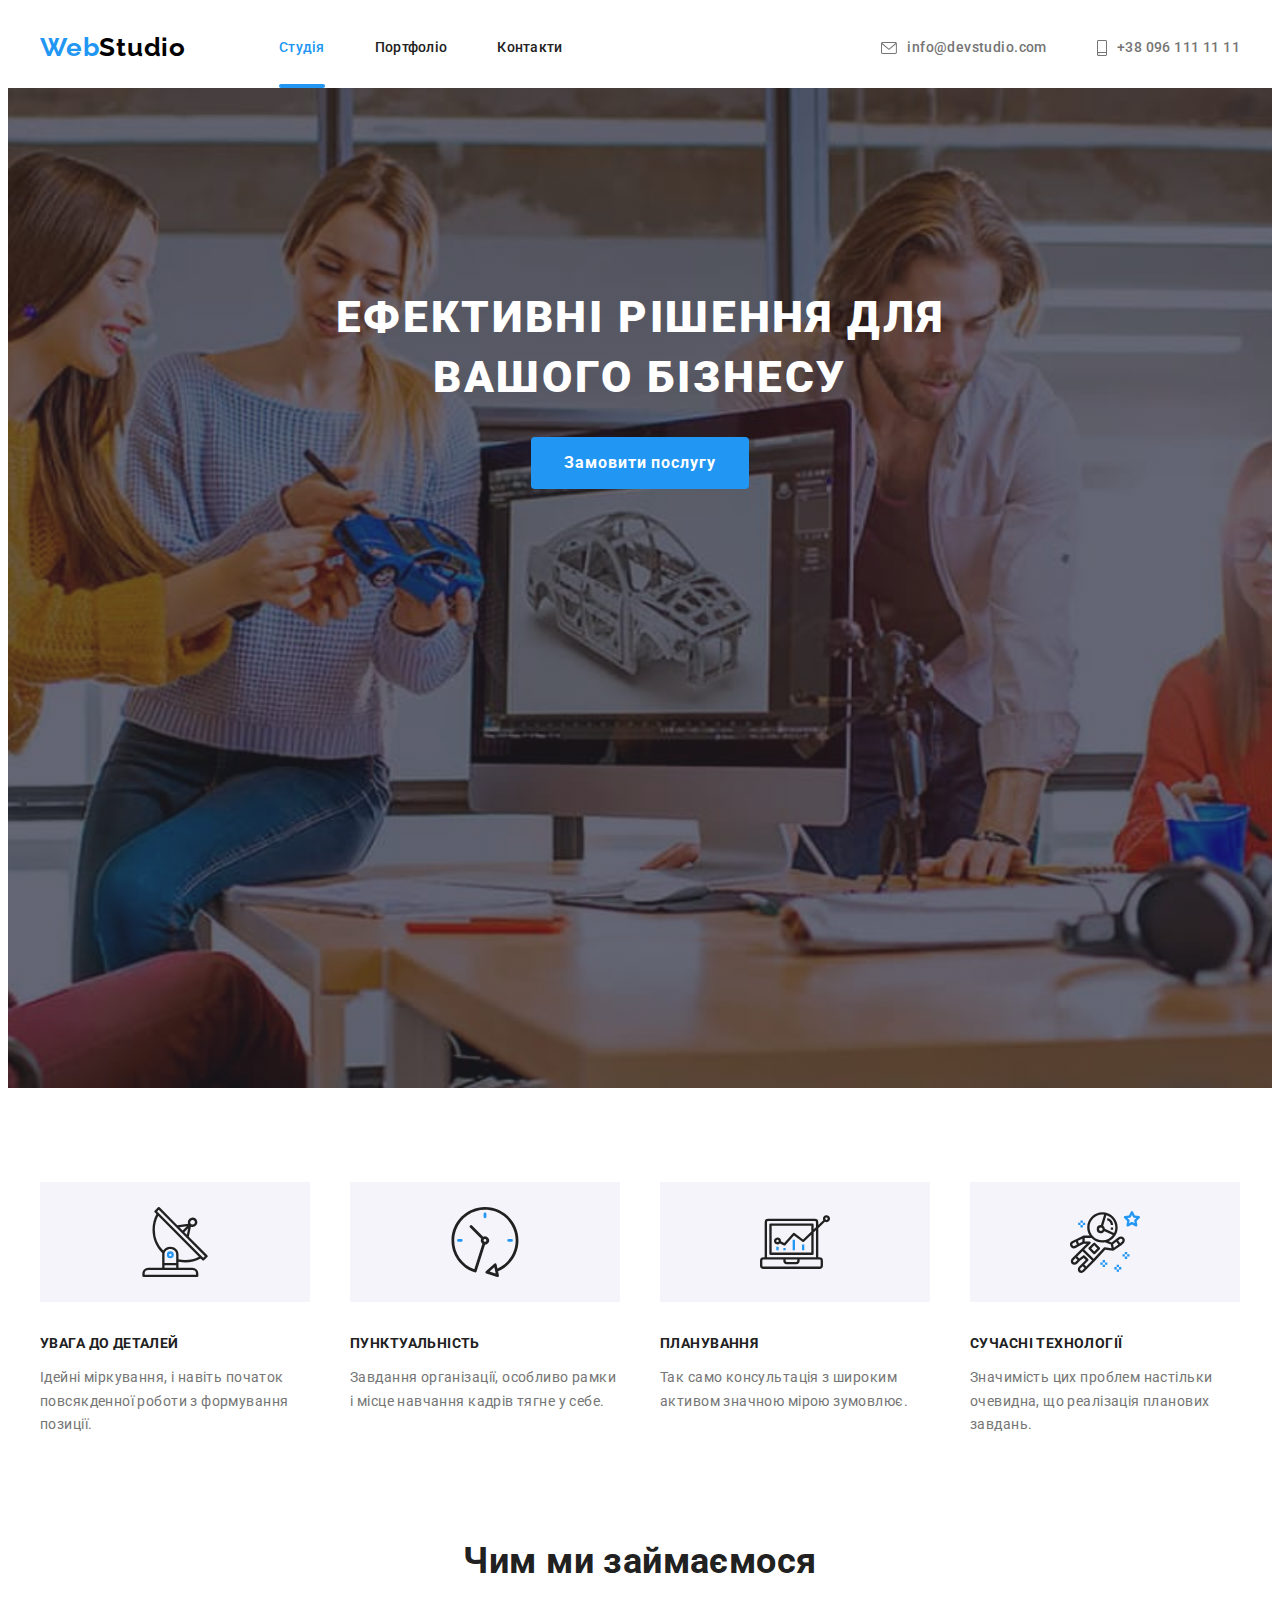
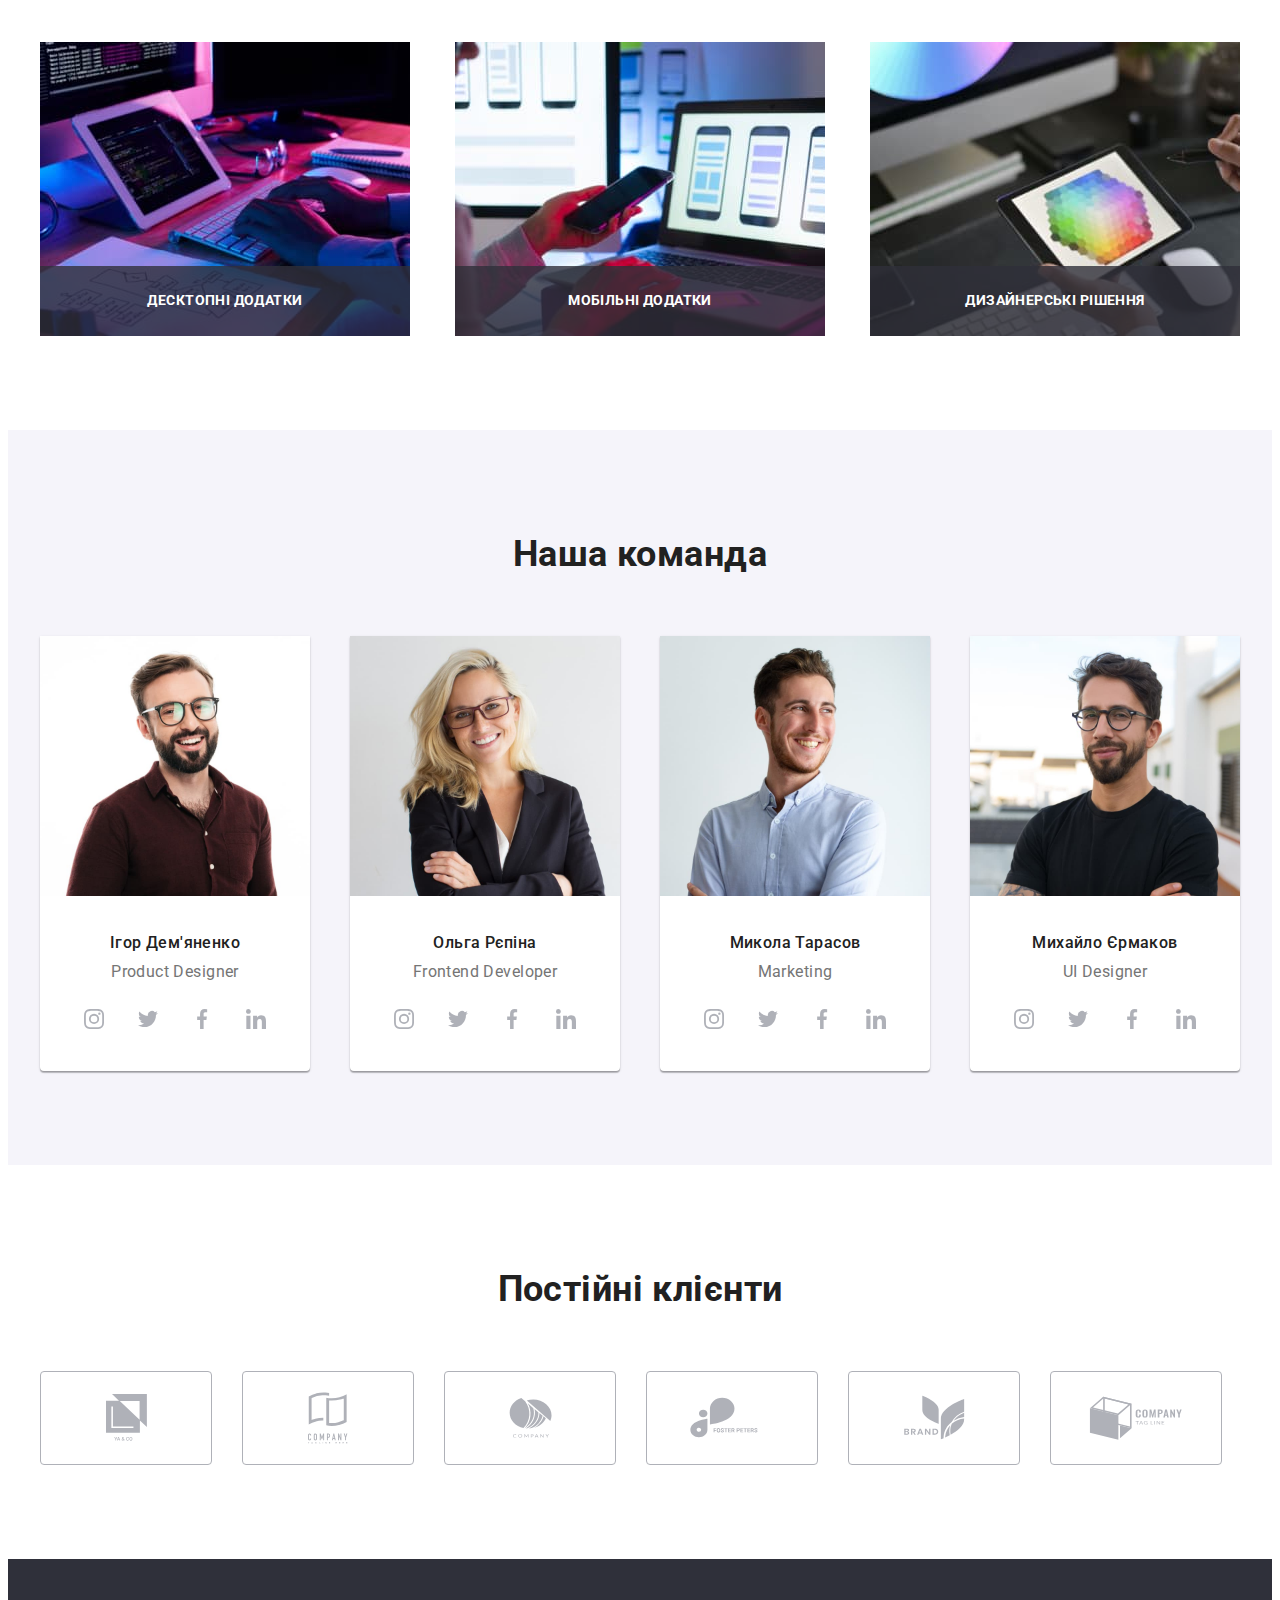
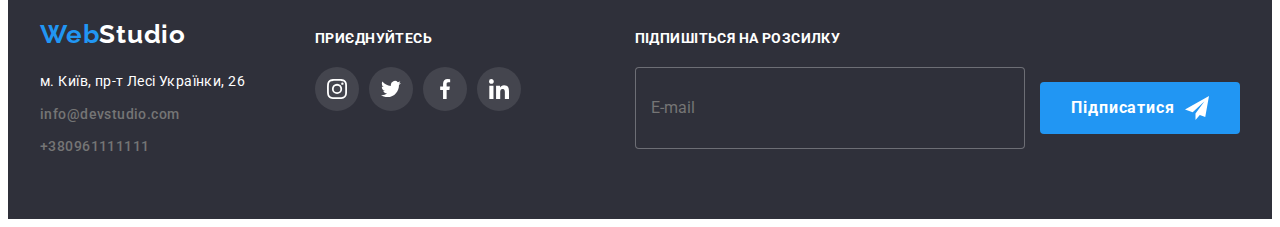
<file: index.html>
<!DOCTYPE html>
<html lang="uk">

<head>
  <meta charset="UTF-8" />
  <meta http-equiv="X-UA-Compatible" content="IE=edge" />
  <meta name="viewport" content="width=device-width, initial-scale=1.0" />
  <title>WebStudio</title>
  <link href="https://fonts.googleapis.com/css2?family=Raleway:wght@700&family=Roboto:wght@400;500;700;900&display=swap"
    rel="stylesheet" />
  <link rel="stylesheet" href="https://cdnjs.cloudflare.com/ajax/libs/modern-normalize/1.1.0/modern-normalize.min.css"
    integrity="sha512-wpPYUAdjBVSE4KJnH1VR1HeZfpl1ub8YT/NKx4PuQ5NmX2tKuGu6U/JRp5y+Y8XG2tV+wKQpNHVUX03MfMFn9Q=="
    crossorigin="anonymous" referrerpolicy="no-referrer" />
  <link rel="stylesheet" href="./css/styles.css" />
</head>
<!-- Body -->

<body>
  <!-- Шапка -->
  <header class="header-page">
    <div class="container header-all">
      <nav class="nav-all">
        <a class="logo" href="">Web<span>Studio</span></a>
        <ul class="header-nav list">
          <li class="lex">
            <a class="header-link current" href="./index.html">Студія</a>
          </li>
          <li class="lex">
            <a class="header-link" href="./portfolio.html">Портфоліо</a>
          </li>
          <li class="lex"><a class="header-link" href="">Контакти</a></li>
        </ul>
      </nav>
      <ul class="auth-nav list">
        <li class="head">
          <a class="auth-link" href="mailto:info@devstudio.com"><svg class="icon-nav" width="16px" height="12px">
              <use href="./images/icons.svg#icon-envelope"></use>
            </svg>info@devstudio.com</a>
        </li>
        <li class="head">
          <a class="auth-link" href="tel:+380961111111"><svg class="icon-nav" width="10px" height="16px">
              <use href="./images/icons.svg#icon-smartphone"></use>
            </svg>+38 096 111 11 11</a>
        </li>
      </ul>
    </div>
  </header>
  <!-- Main -->
  <main>
    <section class="hero-section">
      <h1 class="hero-section__title">Ефективні рішення для вашого бізнесу</h1>
      <button class="hero-section__btn" type="button" data-modal-open>Замовити послугу</button>
    </section>
    <!-- УВАГА ДО ДЕТАЛЕЙ section -->
    <section class="section">
      <h2 class="visually-hidden" hidden>УВАГА ДО ДЕТАЛЕЙ</h2>
      <div class="container">
        <ul class="list detail-section">
          <li class="detail-items">
            <div class="icon-box">
              <svg class="icon-detail">
                <use href="./images/icons.svg#icon-antenna"></use>
              </svg>
            </div>
            <h3 class="detail-title">УВАГА ДО ДЕТАЛЕЙ</h3>
            <p class="detail-text">
              Ідейні міркування, і навіть початок повсякденної роботи з
              формування позиції.
            </p>
          </li>

          <li class="detail-items">
            <div class="icon-box">
              <svg class="icon-detail">
                <use href="./images/icons.svg#icon-clock"></use>
              </svg>
            </div>
            <h3 class="detail-title">ПУНКТУАЛЬНІСТЬ</h3>
            <p class="detail-text">
              Завдання організації, особливо рамки і місце навчання кадрів
              тягне у себе.
            </p>
          </li>

          <li class="detail-items">
            <div class="icon-box">
              <svg class="icon-detail">
                <use href="./images/icons.svg#icon-diagram"></use>
              </svg>
            </div>
            <h3 class="detail-title">ПЛАНУВАННЯ</h3>
            <p class="detail-text">
              Так само консультація з широким активом значною мірою зумовлює.
            </p>
          </li>

          <li class="detail-items">
            <div class="icon-box">
              <svg class="icon-detail">
                <use href="./images/icons.svg#icon-astronaut"></use>
              </svg>
            </div>
            <h3 class="detail-title">СУЧАСНІ ТЕХНОЛОГІЇ</h3>
            <p class="detail-text">
              Значимість цих проблем настільки очевидна, що реалізація
              планових завдань.
            </p>
          </li>
        </ul>
      </div>
    </section>
    <!-- Чим ми займаємося section -->
    <section class="work-section section">
      <div class="container">
        <h2 class="work-title">Чим ми займаємося</h2>
        <ul class="work-items list header-all">
          <li class="work-list">
            <img class="work-img" src="./images/img-2.jpg" alt="Руки на клавиатуре" width="370" />
            <p class="work-aside">Десктопні додатки</p>
          </li>
          <li class="work-list">
            <img class="work-img" src="./images/box2-2.jpg" alt="Руки с телефоном и ноутбуком" width="370" />
            <p class="work-aside">Мобільні додатки</p>
          </li>
          <li class="work-list">
            <img class="work-img" src="./images/box3-2.jpg" alt="Руки с планшетом" width="370" />
            <p class="work-aside">Дизайнерські рішення</p>
          </li>
        </ul>
      </div>
    </section>
    <!-- Наша команда section -->
    <section class="team-section section">
      <div class="container">
        <h2 class="team-title">Наша команда</h2>
        <ul class="team-list list header-all">
          <li class="team-item">
            <img class="team-img" src="./images/img-3-2.jpg" alt="Ігор Дем'яненко" width="270" />
            <h3 class="team-name">Ігор Дем'яненко</h3>
            <p class="team-text">Product Designer</p>
            <ul class="list social">
              <li class="team-social-items">
                <a class="social-team" href=""><svg class="icon-social">
                    <use href="./images/icons.svg#icon-instagram"></use>
                  </svg></a>
              </li>
              <li class="team-social-items">
                <a class="social-team" href=""><svg class="icon-social">
                    <use href="./images/icons.svg#icon-twitter"></use>
                  </svg></a>
              </li>
              <li class="team-social-items">
                <a class="social-team" href=""><svg class="icon-social">
                    <use href="./images/icons.svg#icon-facebook"></use>
                  </svg></a>
              </li>
              <li class="team-social-items">
                <a class="social-team" href=""><svg class="icon-social">
                    <use href="./images/icons.svg#icon-linkedin"></use>
                  </svg></a>
              </li>
            </ul>
          </li>

          <li class="team-item">
            <img class="team-img" src="./images/img-4-2.jpg" alt="Ольга Рєпіна" width="270" />
            <h3 class="team-name">Ольга Рєпіна</h3>
            <p class="team-text">Frontend Developer</p>
            <ul class="list social">
              <li class="team-social-items">
                <a class="social-team" href=""><svg class="icon-social">
                    <use href="./images/icons.svg#icon-instagram"></use>
                  </svg></a>
              </li>
              <li class="team-social-items">
                <a class="social-team" href=""><svg class="icon-social">
                    <use href="./images/icons.svg#icon-twitter"></use>
                  </svg></a>
              </li>
              <li class="team-social-items">
                <a class="social-team" href=""><svg class="icon-social">
                    <use href="./images/icons.svg#icon-facebook"></use>
                  </svg></a>
              </li>
              <li class="team-social-items">
                <a class="social-team" href=""><svg class="icon-social">
                    <use href="./images/icons.svg#icon-linkedin"></use>
                  </svg></a>
              </li>
            </ul>
          </li>

          <li class="team-item">
            <img class="team-img" src="./images/img-5-2.jpg" alt="Микола Тарасов" width="270" />
            <h3 class="team-name">Микола Тарасов</h3>
            <p class="team-text">Marketing</p>
            <ul class="list social">
              <li class="team-social-items">
                <a class="social-team" href=""><svg class="icon-social">
                    <use href="./images/icons.svg#icon-instagram"></use>
                  </svg></a>
              </li>
              <li class="team-social-items">
                <a class="social-team" href=""><svg class="icon-social">
                    <use href="./images/icons.svg#icon-twitter"></use>
                  </svg></a>
              </li>
              <li class="team-social-items">
                <a class="social-team" href=""><svg class="icon-social">
                    <use href="./images/icons.svg#icon-facebook"></use>
                  </svg></a>
              </li>
              <li class="team-social-items">
                <a class="social-team" href=""><svg class="icon-social">
                    <use href="./images/icons.svg#icon-linkedin"></use>
                  </svg></a>
              </li>
            </ul>
          </li>

          <li class="team-item">
            <img class="team-img" src="./images/img-6-2.jpg" alt="Михайло Єрмаков" width="270" />
            <h3 class="team-name">Михайло Єрмаков</h3>
            <p class="team-text">UI Designer</p>
            <ul class="list social">
              <li class="team-social-items">
                <a class="social-team" href=""><svg class="icon-social">
                    <use href="./images/icons.svg#icon-instagram"></use>
                  </svg></a>
              </li>
              <li class="team-social-items">
                <a class="social-team" href=""><svg class="icon-social">
                    <use href="./images/icons.svg#icon-twitter"></use>
                  </svg></a>
              </li>
              <li class="team-social-items">
                <a class="social-team" href=""><svg class="icon-social">
                    <use href="./images/icons.svg#icon-facebook"></use>
                  </svg></a>
              </li>
              <li class="team-social-items">
                <a class="social-team" href=""><svg class="icon-social">
                    <use href="./images/icons.svg#icon-linkedin"></use>
                  </svg></a>
              </li>
            </ul>
          </li>
        </ul>
      </div>
    </section>

    <!-- Section client -->
    <section class="section">
      <div class="container">
        <h2 class="team-title">Постійні клієнти</h2>
        <ul class="client-list list">
          <li class="client-items">
            <a class="client-link" href=""><svg class="client-icon" width="41px" height="47px">
                <use href="./images/icons.svg#icon-logo1"></use>
              </svg></a>
          </li>
          <li class="client-items">
            <a class="client-link" href=""><svg class="client-icon" width="40px" height="52px">
                <use href="./images/icons.svg#icon-logo2"></use>
              </svg></a>
          </li>
          <li class="client-items">
            <a class="client-link" href=""><svg class="client-icon" width="43px" height="41px">
                <use href="./images/icons.svg#icon-logo3"></use>
              </svg></a>
            </svg>
          </li>
          <li class="client-items">
            <a class="client-link" href=""><svg class="client-icon" width="84px" height="41px">
                <use href="./images/icons.svg#icon-logo4"></use>
              </svg></a>
          </li>
          <li class="client-items">
            <a class="client-link" href=""><svg class="client-icon" width="63px" height="45px">
                <use href="./images/icons.svg#icon-logo5"></use>
              </svg></a>
          </li>
          <li class="client-items">
            <a class="client-link" href=""><svg class="client-icon" width="94px" height="44px">
                <use href="./images/icons.svg#icon-logo6"></use>
              </svg></a>
          </li>
        </ul>
      </div>
    </section>
  </main>

  <!-- footer -->

  <footer class="footer">
    <div class="container footer-adress">
      <div>
        <a class="logo footer-logo" href="">Web<span class="studio">Studio</span></a>
        <address class="adress">
          <p class="adress-text">м. Київ, пр-т Лесі Українки, 26</p>
          <ul class="auth-nav list pad">
            <li class="nav-item">
              <a class="auth-link" href="mailto:info@devstudio.com">info@devstudio.com</a>
            </li>
            <li>
              <a class="auth-link" href="tel:+380961111111">+380961111111</a>
            </li>
          </ul>
        </address>
      </div>
      <!-- Footer-social -->
      <div class="footer-social">
        <p class="footer-title">приєднуйтесь</p>
        <ul class="social-list list">
          <li class="social-item">
            <a class="social-link" href="">
              <svg class="icon-social social-color">
                <use href="./images/icons.svg#icon-instagram"></use>
              </svg>
            </a>
          </li>
          <li class="social-item">
            <a class="social-link" href="">
              <svg class="icon-social social-color">
                <use href="./images/icons.svg#icon-twitter"></use>
              </svg>
            </a>
          </li>
          <li class="social-item">
            <a class="social-link" href="">
              <svg class="icon-social social-color">
                <use href="./images/icons.svg#icon-facebook"></use>
              </svg>
            </a>
          </li>
          <li class="social-item">
            <a class="social-link" href="">
              <svg class="icon-social social-color">
                <use href="./images/icons.svg#icon-linkedin"></use>
              </svg>
            </a>
          </li>
        </ul>
      </div>
      <!-- Footer Form -->
      <div class="footer-form">
        <form>
          <p class="form-title">Підпишіться на розсилку</p>
          <label for="mail"></label>
          <input class="form-in" type="email" name="email" id="mail" placeholder="E-mail">
          <button class="form-btn" type="submit">Підписатися<svg class="icon-send">
              <use xlink:href="./images/icons-2.svg#icon-send"></use>
            </svg></button>
        </form>
      </div>
    </div>
  </footer>

  <!-- Modal -->
  <!-- is-hidden add backdrop -->
  <div class="backdrop is-hidden" data-modal>
    <div class="modal">
      <button class="modal-btn" type="button" data-modal-close>
        <svg class="icon-clos">
          <use xlink:href="./images/icons-2.svg#close"></use>
        </svg>
      </button>
      <form class="modal-form">

        <div class="modal-auth" role="autentification">
          <b class="modal-title">Залиште свої дані, ми вам передзвонимо</b>

          <div class="modal-wraper">
            <label class="form-label">
              <span class="form__text">Ім'я</span>
              <input class="modal__input" type="text" name="name" placeholder="Іван Іванов">
              <svg class="form__icon">
                <use href="./images/icon-modal.svg#on-name"></use>
              </svg>
            </label>
          </div>

          <div class="modal-wraper">
            <label>
              <span class="form__text">Телефон</span>
              <input class="modal__input" type="tel" name="tel" placeholder="+380...">
              <svg class="form__icon">
                <use href="./images/icon-modal.svg#on-tel"></use>
              </svg>
            </label>
          </div>

          <div class="modal-wraper">
            <label>
              <span class="form__text">Пошта</span>
              <input class="modal__input" type="email" name="mail" placeholder="mail@...">
              <svg class="form__icon">
                <use href="./images/icon-modal.svg#on-email"></use>
              </svg>
            </label>
          </div>

          <label>
            <span class="form__text">Коментар</span>
            <textarea name="comments" cols="30" rows="10" placeholder="Введіть текст"></textarea>
          </label>
        </div>

        <div class="modal-privacy">
          <label class="privacy__label">
            <input class="check" type="checkbox" name="privacy">
            <span>Погоджуюся з розсилкою та приймаю <a class="privacy__link" href=""> Умови договору</a>
            </span>
          </label>
        </div>

        <button class="hero-btn modal-form-btn" type="submit">Відправити</button>
      </form>

    </div>
  </div>

  <!-- modal.js -->
  <script src="./modal.js"></script>
</body>

</html>
</file>
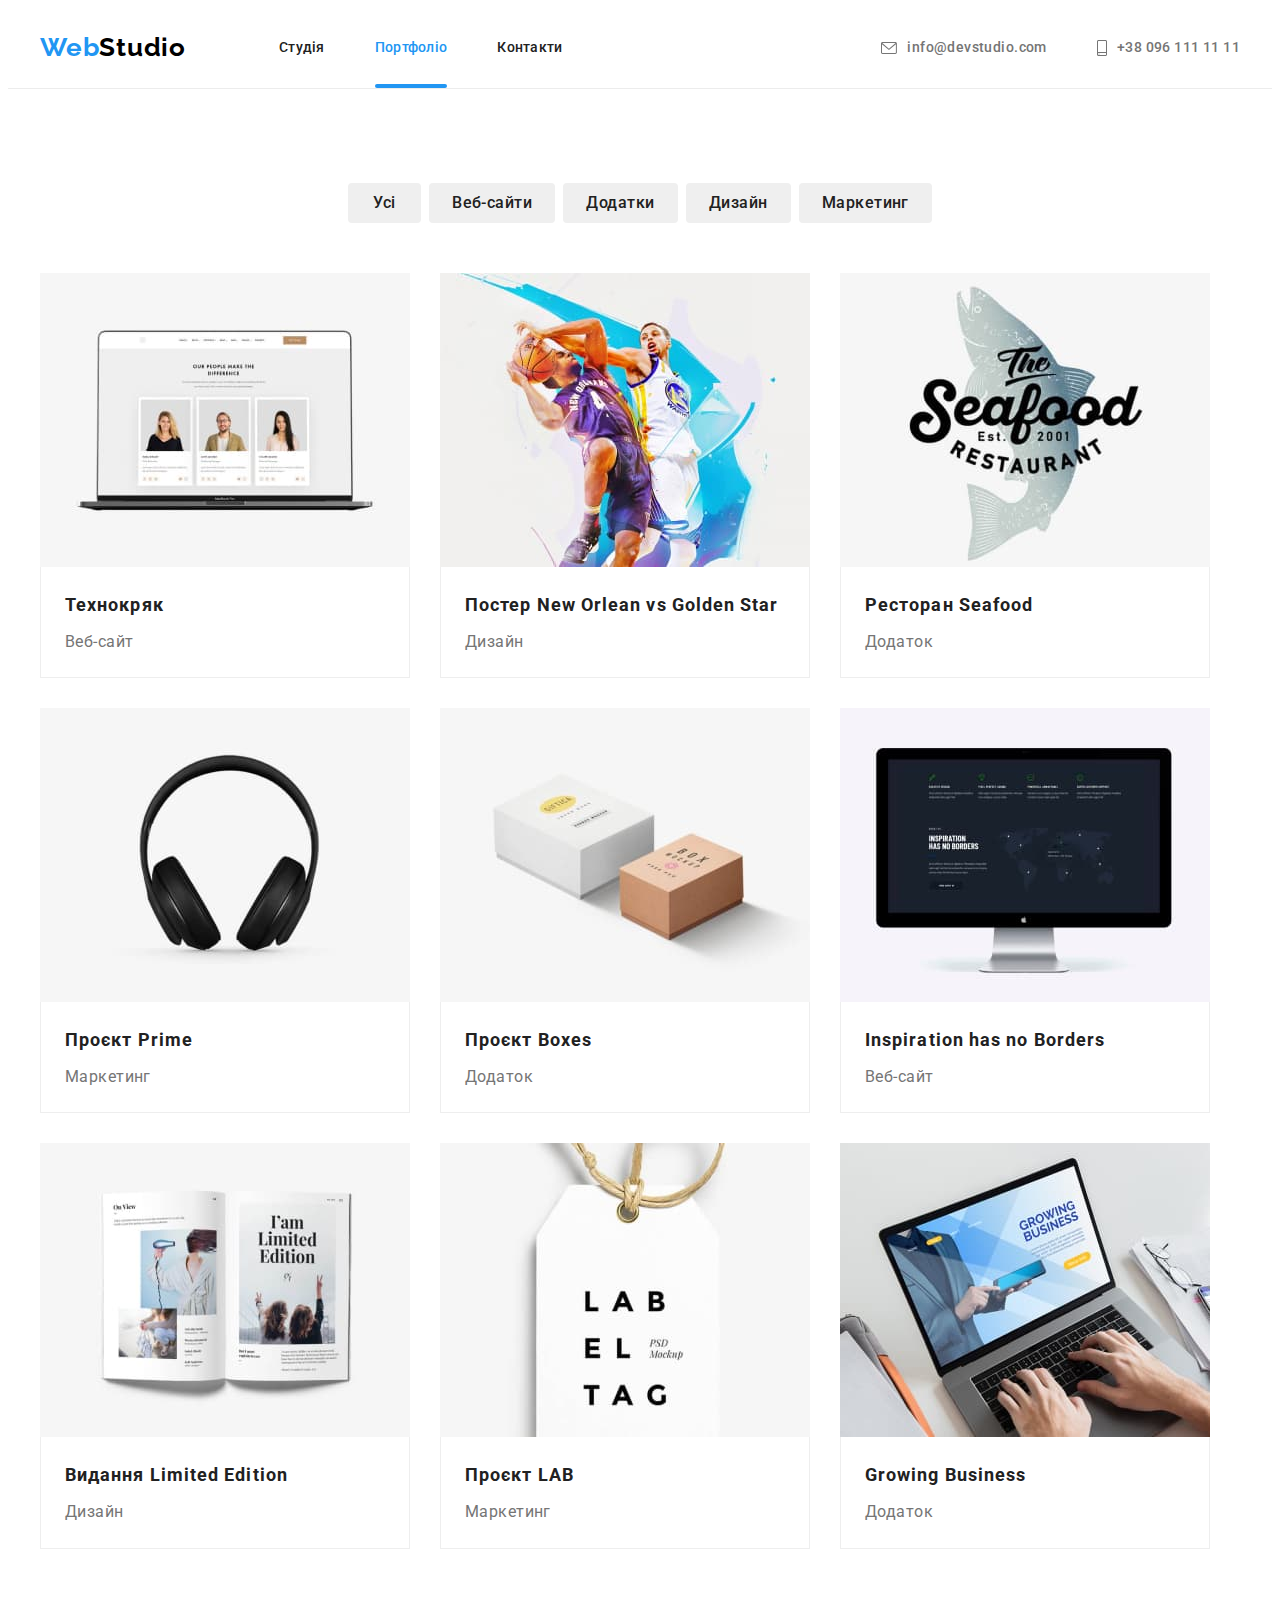
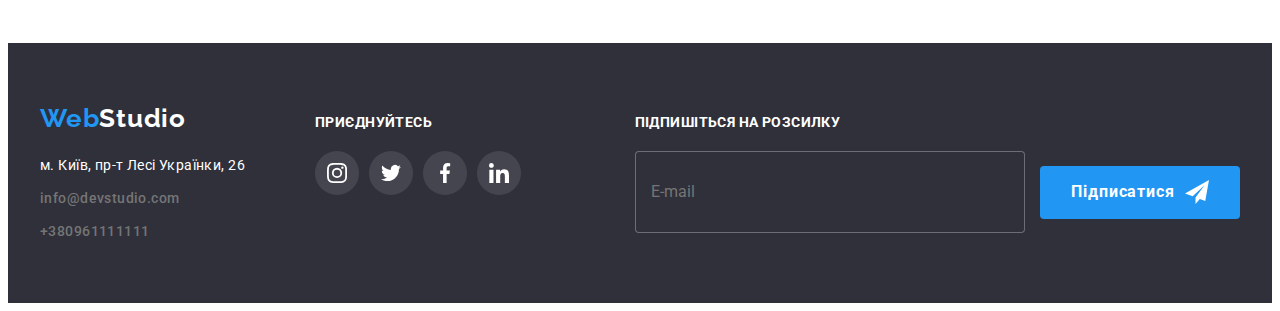
<file: portfolio.html>
<!DOCTYPE html>
<html lang="uk">

<head>
  <meta charset="UTF-8" />
  <meta http-equiv="X-UA-Compatible" content="IE=edge" />
  <meta name="viewport" content="width=device-width, initial-scale=1.0" />
  <title>Портфоліо</title>
  <link href="https://fonts.googleapis.com/css2?family=Raleway:wght@700&family=Roboto:wght@400;500;700;900&display=swap"
    rel="stylesheet" />
  <link rel="stylesheet" href="https://cdnjs.cloudflare.com/ajax/libs/modern-normalize/1.1.0/modern-normalize.min.css"
    integrity="sha512-wpPYUAdjBVSE4KJnH1VR1HeZfpl1ub8YT/NKx4PuQ5NmX2tKuGu6U/JRp5y+Y8XG2tV+wKQpNHVUX03MfMFn9Q=="
    crossorigin="anonymous" referrerpolicy="no-referrer" />
  <link rel="stylesheet" href="./css/styles.css" />
</head>
<!-- Body -->

<body>
  <!-- Header -->
  <header class="header-page header-page--border">
    <div class="container header-all">
      <nav class="nav-all">
        <a class="logo" href="">Web<span>Studio</span></a>
        <ul class="header-nav list">
          <li class="lex">
            <a class="header-link" href="./index.html">Студія</a>
          </li>
          <li class="lex">
            <a class="header-link current" href="./portfolio.html">Портфоліо</a>
          </li>
          <li class="lex"><a class="header-link" href="">Контакти</a></li>
        </ul>
      </nav>
      <ul class="auth-nav list">
        <li class="head">
          <a class="auth-link" href="mailto:info@devstudio.com"><svg class="icon-nav" width="16px" height="12px">
              <use href="./images/icons.svg#icon-envelope"></use>
            </svg>info@devstudio.com</a>
        </li>
        <li class="head">
          <a class="auth-link" href="tel:+380961111111"><svg class="icon-nav" width="10px" height="16px">
              <use href="./images/icons.svg#icon-smartphone"></use>
            </svg>+38 096 111 11 11</a>
        </li>
      </ul>
    </div>
  </header>
  <!-- Main -->
  <main class="main-page">
    <!-- Section -->
    <section class="portfolio-section section">
      <div class="container">
        <h1 hidden class="visually-hidden">portfolio</h1>
        <!-- Navigation -->
        <nav class="portfolio-nav">
          <ul class="portfolio-list-btn list header-all">
            <li class="btn-m">
              <button class="btn-nav" type="button">Усі</button>
            </li>
            <li class="btn-m">
              <button class="btn-nav" type="button">Веб-сайти</button>
            </li>
            <li class="btn-m">
              <button class="btn-nav" type="button">Додатки</button>
            </li>
            <li class="btn-m">
              <button class="btn-nav" type="button">Дизайн</button>
            </li>
            <li class="btn-m">
              <button class="btn-nav" type="button">Маркетинг</button>
            </li>
          </ul>
        </nav>
        <ul class="portfolio-list list">
          <li>
            <a class="portfolio-items" href="">
              <div class="wraper">
                <img class="portfolio-img" src="./images/Img-potyfolio/img-1.jpg" alt="веб-сайт" width="370" />
                <p class="portfolio-subtext">Ресурс пропонує комплексні пропозиції з різним рівнем функціоналу та
                  сервісів. Все це дозволить
                  відвідувачу отримати
                  вичерпні відомості про компанію чи приватну особу.</p>
              </div>
              <div class="frame">
                <h2 class="portfolio-title">Технокряк</h2>
                <p class="portfolio-text">Веб-сайт</p>
              </div>
            </a>
          </li>
          <li>
            <a class="portfolio-items" href="">
              <div class="wraper">
                <img class="portfolio-img" src="./images/Img-potyfolio/img-2-2.jpg" alt="баскетболісти" width="370" />
                <p class="portfolio-subtext">Ресурс пропонує комплексні пропозиції з різним рівнем функціоналу та
                  сервісів. Все це дозволить
                  відвідувачу отримати
                  вичерпні відомості про компанію чи приватну особу.</p>
              </div>
              <div class="frame">
                <h2 class="portfolio-title">
                  Постер New Orlean vs Golden Star
                </h2>
                <p class="portfolio-text">Дизайн</p>
              </div>
            </a>
          </li>
          <li>
            <a class="portfolio-items" href="">
              <div class="wraper">
                <img class="portfolio-img" src="./images/Img-potyfolio/img-3-2.jpg" alt="логотип" width="370" />
                <p class="portfolio-subtext">Ресурс пропонує комплексні пропозиції з різним рівнем функціоналу та
                  сервісів. Все це дозволить
                  відвідувачу отримати
                  вичерпні відомості про компанію чи приватну особу.</p>
              </div>
              <div class="frame">
                <h2 class="portfolio-title">Ресторан Seafood</h2>
                <p class="portfolio-text">Додаток</p>
              </div>
            </a>
          </li>
          <li>
            <a class="portfolio-items" href="">
              <div class="wraper">
                <img class="portfolio-img" src="./images/Img-potyfolio/img-4-2.jpg" alt="навушники" width="370" />
                <p class="portfolio-subtext">Ресурс пропонує комплексні пропозиції з різним рівнем функціоналу та
                  сервісів. Все це дозволить
                  відвідувачу отримати
                  вичерпні відомості про компанію чи приватну особу.</p>
              </div>
              <div class="frame">
                <h2 class="portfolio-title">Проєкт Prime</h2>
                <p class="portfolio-text">Маркетинг</p>
              </div>
            </a>
          </li>
          <li>
            <a class="portfolio-items" href="">
              <div class="wraper">
                <img class="portfolio-img" src="./images/Img-potyfolio/img-5-2.jpg" alt="коробочки" width="370" />
                <p class="portfolio-subtext">Ресурс пропонує комплексні пропозиції з різним рівнем функціоналу та
                  сервісів. Все це дозволить
                  відвідувачу отримати
                  вичерпні відомості про компанію чи приватну особу.</p>
              </div>
              <div class="frame">
                <h2 class="portfolio-title">Проєкт Boxes</h2>
                <p class="portfolio-text">Додаток</p>
              </div>
            </a>
          </li>
          <li>
            <a class="portfolio-items" href="">
              <div class="wraper">
                <img class="portfolio-img" src="./images/Img-potyfolio/img-6-2.jpg" alt="веб-сайт" width="370" />
                <p class="portfolio-subtext">Ресурс пропонує комплексні пропозиції з різним рівнем функціоналу та
                  сервісів. Все це дозволить
                  відвідувачу отримати
                  вичерпні відомості про компанію чи приватну особу.</p>
              </div>
              <div class="frame">
                <h2 class="portfolio-title">Inspiration has no Borders</h2>
                <p class="portfolio-text">Веб-сайт</p>
              </div>
            </a>
          </li>
          <li>
            <a class="portfolio-items" href="">
              <div class="wraper">
                <img class="portfolio-img" src="./images/Img-potyfolio/img-7-2.jpg" alt="книга" width="370" />
                <p class="portfolio-subtext">Ресурс пропонує комплексні пропозиції з різним рівнем функціоналу та
                  сервісів. Все це дозволить
                  відвідувачу отримати
                  вичерпні відомості про компанію чи приватну особу.</p>
              </div>
              <div class="frame">
                <h2 class="portfolio-title">Видання Limited Edition</h2>
                <p class="portfolio-text">Дизайн</p>
              </div>
            </a>
          </li>
          <li>
            <a class="portfolio-items" href="">
              <div class="wraper">
                <img class="portfolio-img" src="./images/Img-potyfolio/img-8-2.jpg" alt="логотип" width="370" />
                <p class="portfolio-subtext">Ресурс пропонує комплексні пропозиції з різним рівнем функціоналу та
                  сервісів. Все це дозволить
                  відвідувачу отримати
                  вичерпні відомості про компанію чи приватну особу.</p>
              </div>
              <div class="frame">
                <h2 class="portfolio-title">Проєкт LAB</h2>
                <p class="portfolio-text">Маркетинг</p>
              </div>
            </a>
          </li>
          <li>
            <a class="portfolio-items" href="">
              <div class="wraper">
                <img class="portfolio-img" src="./images/Img-potyfolio/img-9-2.jpg" alt="фото додатку" width="370" />
                <p class="portfolio-subtext">Ресурс пропонує комплексні пропозиції з різним рівнем функціоналу та
                  сервісів. Все це дозволить
                  відвідувачу отримати
                  вичерпні відомості про компанію чи приватну особу.</p>
              </div>
              <div class="frame">
                <h2 class="portfolio-title">Growing Business</h2>
                <p class="portfolio-text">Додаток</p>
              </div>
            </a>
          </li>
        </ul>
      </div>
    </section>
  </main>
  <!-- Footer -->
  <footer class="footer">
    <div class="container footer-adress">
      <div>
        <a class="logo footer-logo" href="">Web<span class="studio">Studio</span></a>
        <address class="adress">
          <p class="adress-text">м. Київ, пр-т Лесі Українки, 26</p>
          <ul class="auth-nav list pad">
            <li class="nav-item">
              <a class="auth-link" href="mailto:info@devstudio.com">info@devstudio.com</a>
            </li>
            <li>
              <a class="auth-link" href="tel:+380961111111">+380961111111</a>
            </li>
          </ul>
        </address>
      </div>
      <!-- Footer-social -->
      <div class="footer-social">
        <p class="footer-title">приєднуйтесь</p>
        <ul class="social-list list">
          <li class="social-item">
            <a class="social-link" href="">
              <svg class="icon-social social-color">
                <use href="./images/icons.svg#icon-instagram"></use>
              </svg>
            </a>
          </li>
          <li class="social-item">
            <a class="social-link" href="">
              <svg class="icon-social social-color">
                <use href="./images/icons.svg#icon-twitter"></use>
              </svg>
            </a>
          </li>
          <li class="social-item">
            <a class="social-link" href="">
              <svg class="icon-social social-color">
                <use href="./images/icons.svg#icon-facebook"></use>
              </svg>
            </a>
          </li>
          <li class="social-item">
            <a class="social-link" href="">
              <svg class="icon-social social-color">
                <use href="./images/icons.svg#icon-linkedin"></use>
              </svg>
            </a>
          </li>
        </ul>
      </div>
      <!-- Footer Form -->
      <div class="footer-form">
        <form>
          <h2 class="form-title">Підпишіться на розсилку</h2>
          <label for=""></label>
          <input class="form-in" type="email" placeholder="E-mail">
          <button class="form-btn" type="submit">Підписатися<svg class="icon-send">
              <use xlink:href="./images/icons-2.svg#icon-send"></use>
            </svg></button>
        </form>
      </div>
    </div>
  </footer>
</body>

</html>
</file>
<file: css/styles.css>
:root {
  --primary-color-text: #757575;
  --accent-color: #2196f3;
  --bgd-color: #ffffff;
  --bgd-color-footer: #2f303a;
  --color-link: #212121;
  --logo-color-span: #000000;
  --setion-bgd-team: #f5f4fa;
  --color-border: #eeeeee;
  --color-line-header: #ececec;
  --color-border-client: #AFB1B8;
  --background-acid: rgba(47, 48, 58, 0.8);
  --background-portfolio-subtext: rgba(33, 150, 243, 0.9);
  --background-modal: rgba(0, 0, 0, 0.2);
  --border-modal: rgba(0, 0, 0, 0.1);
  --timing-funcion: cubic-bezier(0.4, 0, 0.2, 1);
}

/* Body */

.container {
  width: 1200px;
  padding-left: 15px;
  padding-right: 15px;
  margin: 0 auto;
}

.section {
  padding-top: 94px;
  padding-bottom: 94px;
}

body {
  color: var(--primary-color-text);
  background-color: var(--bgd-color);
  font-family: "Roboto", sans-serif;
  font-style: normal;
  font-size: 14px;
  line-height: 1.7;
  letter-spacing: 0.03em;
}

a {
  text-decoration: none;
}

.list {
  padding: 0;
  margin: 0;
  list-style: none;
}

.header-all {
  display: flex;
  align-items: center;
}

.nav-all {
  display: flex;
  align-items: center;
}

/* Header */

.logo {
  color: var(--accent-color);
  font-family: "Raleway", sans-serif;
  font-weight: 700;
  font-size: 26px;
  line-height: 1.2;
  letter-spacing: 0.03em;
}

.logo span {
  color: var(--logo-color-span);
}

.header-link {
  display: block;
  padding-top: 32px;
  padding-bottom: 32px;
  color: var(--color-link);
  font-weight: 500;
  font-size: 14px;
  line-height: 1.14;
  letter-spacing: 0.02em;
  transition: color 250ms var(--timing-funcion);
}

.header-link:hover,
.header-link:focus {
  color: var(--accent-color);
}

.header-nav .header-link.current {
  color: var(--accent-color);
}

.lex {
  position: relative;
}

.current::after {
  content: '';
  position: absolute;
  bottom: 0;
  left: 0;
  width: 100%;
  height: 4px;
  border-radius: 2px;
  background-color: var(--accent-color);
}

.header-nav {
  display: flex;
  margin-left: 93px;
}

.header-nav .lex+.lex {
  margin-left: 50px;
}

.icon-nav {
  fill: var(--primary-color-text);
  margin-right: 10px;
  transition: fill 250ms var(--timing-funcion);
}

.auth-link {
  display: flex;
  align-items: center;
  color: var(--primary-color-text);
  font-weight: 500;
  transition: color 250ms var(--timing-funcion);
}

.auth-link:hover,
.auth-link:focus {
  color: var(--accent-color);
}

.auth-link:hover svg,
.auth-link:focus svg {
  fill: var(--accent-color);
}

.header-page .auth-nav {
  display: flex;
  margin-left: auto;
}

.auth-nav .head+.head {
  margin-left: 50px;
}

.header-page--border {
  border-bottom: 1px solid var(--color-line-header);
}

/* main */

.hero-section {
  background: var(--bgd-color-footer);
  padding: 200px 0;
  text-align: center;
  height: 600px;
  max-width: 1600px;
  margin-left: auto;
  margin-right: auto;
  background-image: linear-gradient(rgba(47, 48, 58, 0.4),
      rgba(47, 48, 58, 0.4)), url(../images/hero.jpg);
  background-repeat: no-repeat;
  background-size: cover;
  background-position: center;
}

.hero-section__title {
  width: 696px;
  margin-left: auto;
  margin-right: auto;
  margin-top: 0;
  color: var(--bgd-color);
  font-weight: 900;
  font-size: 44px;
  line-height: 1.36;
  text-align: center;
  letter-spacing: 0.06em;
  text-transform: uppercase;
}

.hero-section__btn {
  border-radius: 4px;
  padding: 10px 32px;
  min-width: 216px;
  text-align: center;
  border: 1px solid transparent;
  color: var(--bgd-color);
  background-color: var(--accent-color);
  font-family: "Roboto", sans-serif;
  font-weight: 700;
  font-size: 16px;
  line-height: 1.9;
  letter-spacing: 0.06em;
}

/* section detail */
.visually-hidden {
  position: absolute;
  clip: rect(0 0 0 0);
  width: 1px;
  height: 1px;
  margin: -1px;
}

.detail-section {
  display: flex;
  justify-content: space-between;
}

.detail-items {
  width: 270px;
}

.icon-box {
  display: flex;
  justify-content: center;
  align-items: center;
  width: 270px;
  height: 120px;
  margin-bottom: 30px;
  background-color: var(--setion-bgd-team);
}

.icon-detail {
  width: 70px;
  height: 70px;
}

.detail-items+.detail-items {
  margin-left: 30px;
}

.detail-title {
  margin-top: 0px;
  margin-bottom: 10px;
  color: var(--color-link);
  font-weight: 700;
  font-size: 14px;
}

.detail-text {
  margin-top: 0px;
  margin-bottom: 0px;
  color: var(--primary-color-text);
  font-size: 14px;
}

/* section work */
.work-section {
  padding-top: 0;
  padding-bottom: 94px;
}

.work-title {
  margin-top: 0;
  margin-bottom: 50px;
  color: var(--color-link);
  font-weight: 700;
  font-size: 36px;
  text-align: center;
}

.work-items {
  position: relative;
  justify-content: space-between;
}

.work-img {
  display: block;
  max-width: 100%;
  height: auto;
}

.work-aside {
  color: var(--bgd-color);
  width: 370px;
  height: 70px;
  background-color: var(--background-acid);
  display: flex;
  justify-content: center;
  align-items: center;
  position: absolute;
  bottom: 0px;
  text-transform: uppercase;
  font-weight: 700;
  margin: 0;
}

/* section team */
.team-section {
  background-color: var(--setion-bgd-team);
}

.team-title {
  margin-top: 0;
  margin-bottom: 50px;
  color: var(--color-link);
  font-weight: 700;
  font-size: 36px;
  text-align: center;
}

.team-list {
  justify-content: space-between;
}

.team-item {
  border-radius: 0px 0px 4px 4px;
  box-shadow: 0px 1px 3px rgba(0, 0, 0, 0.12), 0px 1px 1px rgba(0, 0, 0, 0.14),
    0px 2px 1px rgba(0, 0, 0, 0.2);
  text-align: center;
  background-color: var(--bgd-color);
}

.team-img {
  margin-bottom: 30px;
}

.team-name {
  margin-top: 0px;
  margin-bottom: 10px;
  color: var(--color-link);
  font-weight: 500;
  font-size: 16px;
  line-height: 1.19;
}

.team-text {
  margin-top: 0px;
  color: var(--primary-color-text);
  font-weight: 400;
  font-size: 16px;
  line-height: 1.19;
}

/* Section client */
.client-list {
  display: flex;
}

.client-items+.client-items {
  margin-left: 30px;
}

.client-link {
  display: flex;
  justify-content: center;
  align-items: center;
  width: 170px;
  height: 92px;
  border: 1px solid var(--color-border-client);
  border-radius: 4px;
  transition: border-color 250ms var(--timing-funcion);
}

.client-icon {
  fill: var(--color-border-client);
  transition: fill 250ms var(--timing-funcion);
}

.client-link:hover,
.client-link:focus {
  border-color: var(--accent-color);
}

.client-link:hover .client-icon,
.client-link:focus .client-icon {
  fill: var(--accent-color);
}

/* Team-social */
.social {
  display: flex;
  justify-content: space-between;
  margin: 16px 32px 30px;
}

.social-team {
  display: flex;
  justify-content: center;
  align-items: center;
  width: 44px;
  height: 44px;
  border-radius: 50%;
  transition: background-color 250ms var(--timing-funcion);
}

.social-team:hover,
.social-team:focus {
  background-color: var(--accent-color);

}

.social-team:hover .icon-social,
.social-team:focus .icon-social {
  fill: var(--bgd-color);
}


.icon-social {
  fill: var(--color-border-client);
  width: 20px;
  height: 20px;
}

/* portfolio */
.btn-nav {
  border-radius: 4px;
  border: 1px solid transparent;
  padding: 6px 22px;
  min-width: 73px;
  text-align: center;
  color: var(--color-link);
  font-family: "Roboto", sans-serif;
  font-weight: 500;
  font-size: 16px;
  line-height: 1.6;
  letter-spacing: 0.03em;
  transition: color 250ms var(--timing-funcion), background-color 250ms var(--timing-funcion), box-shadow 250ms var(--timing-funcion);
}

.btn-m+.btn-m {
  margin-left: 8px;
}

.btn-nav:hover,
.btn-nav:focus {
  padding: 6px 22px;
  color: var(--bgd-color);
  background-color: var(--accent-color);
  box-shadow: 0px 3px 1px rgba(0, 0, 0, 0.1), 0px 1px 2px rgba(0, 0, 0, 0.08),
    0px 2px 2px rgba(0, 0, 0, 0.12);
}

.portfolio-items {
  display: block;
  width: 370px;
  transition: box-shadow 250ms var(--timing-funcion);
}

.portfolio-items:hover,
.portfolio-items:focus {
  box-shadow: 0px 1px 1px rgba(0, 0, 0, 0.12), 0px 4px 4px rgba(0, 0, 0, 0.06), 1px 4px 6px rgba(0, 0, 0, 0.16);
}

.btn-nav,
.hero-btn {
  cursor: pointer;
}

.portfolio-img {
  display: block;
  margin-bottom: 0px;
}

.portfolio-title {
  margin-top: 0px;
  margin-bottom: 4px;
  color: var(--color-link);
  font-weight: 700;
  font-size: 18px;
  line-height: 2;
  letter-spacing: 0.06em;
}

.portfolio-text {
  margin-top: 0;
  margin-bottom: 0;
  color: var(--primary-color-text);
  font-size: 16px;
  line-height: 1.9;
}

.wraper {
  position: relative;
  overflow: hidden;
}

.portfolio-subtext {
  position: absolute;
  bottom: 0;
  left: 0;
  width: 100%;
  height: 100%;
  transform: scale(0);
  color: var(--bgd-color);
  background: var(--background-portfolio-subtext);
  margin: 0;
  padding: 63px 24px;
  font-size: 18px;
  line-height: 1.56;
  overflow: hidden;
  transition: transform 250ms var(--timing-funcion);
}

.portfolio-items:hover .portfolio-subtext,
.portfolio-items:focus .portfolio-subtext {
  transform: scale(1);
}

.frame {
  border: 1px solid var(--color-border);
  border-top: transparent;
  padding: 20px 24px;
}

.portfolio-list-btn {
  justify-content: center;
}

.portfolio-list {
  display: flex;
  flex-wrap: wrap;
  row-gap: 30px;
  column-gap: 30px;
}

.portfolio-nav {
  margin-bottom: 50px;
}

/* Footer */
.footer {
  background-color: var(--bgd-color-footer);
  padding-bottom: 60px;
  padding-top: 60px;
}

.footer-logo {
  display: inline-block;
  margin-bottom: 20px;
}

span.studio,
.adress-text {
  color: var(--bgd-color);
}

.footer-adress {
  display: flex;
  align-items: baseline;
}

/* Footer-social */
.footer-social {
  margin-left: 70px;
  width: 206px;
}

.social-list {
  display: flex;
  margin-top: 20px;
}

.social-link {
  display: flex;
  justify-content: center;
  align-items: center;
  width: 44px;
  height: 44px;
  background: rgba(255, 255, 255, 0.1);
  border-radius: 50%;
  transition: background-color 250ms var(--timing-funcion);
}

.social-link:hover,
.social-link:focus {
  background-color: var(--accent-color);
}

.social-color {
  fill: var(--bgd-color);
}

.social-item+.social-item {
  margin-left: 10px;
}

/* Footer title */
.footer-title {
  margin: 0;
  margin-bottom: 20px;
  font-weight: 700;
  font-size: 14px;
  line-height: 1.14;
  text-transform: uppercase;
  color: var(--bgd-color);
}

/* Footer address */
.adress {
  font-style: normal;
}

.adress-text {
  margin-bottom: 9px;
  margin-top: 0;
}

/* Footer nav */
.footter-auth-link,
.footer {
  color: rgba(255, 255, 255, 0.6);
  font-weight: 400;
}

.footter-auth-link:hover,
.footter-auth-link:focus {
  color: var(--accent-color);
}

.auth-nav {
  display: inline-block;
}

.nav-item {
  margin-bottom: 9px;
}

/* Footer Form */
.footer-form {
  min-width: 570px;
  margin-left: auto;
}

.form-title {
  margin: 0;
  font-family: "Roboto", sans-serif;
  font-style: normal;
  font-weight: 700;
  font-size: 14px;
  line-height: 1.14;
  letter-spacing: 0.03em;
  text-transform: uppercase;
  color: var(--bgd-color);
  margin-bottom: 20px;

}

.form-in {
  width: 358px;
  height: 50px;
  border: 1px solid rgba(255, 255, 255, 0.3);
  border-radius: 4px;
  background-color: var(--bgd-color-footer);
  font-family: "Roboto", sans-serif;
  font-style: normal;
  font-weight: 400;
  font-size: 16px;
  line-height: 1.25;
  padding: 15px;
  margin-right: 12px;
  color: var(--bgd-color);
  outline: none;
}

.form-btn {
  display: inline-flex;
  width: 200px;
  background-color: var(--accent-color);
  border: 1px solid transparent;
  border-radius: 4px;
  padding: 10px 28px;
  justify-content: center;
  align-items: center;
  color: var(--bgd-color);
  font-family: "Roboto", sans-serif;
  font-weight: 700;
  font-size: 16px;
  line-height: 1.9;
  letter-spacing: 0.06em;
  transition: box-shadow 250ms var(--timing-funcion);
  cursor: pointer;
}

.form-btn:hover,
.form-btn:focus {
  box-shadow: 0px 4px 4px rgba(0, 0, 0, 0.15);
}

.icon-send {
  width: 24px;
  height: 24px;
  margin-left: 10px;
}

/* Modal */
.backdrop {
  position: fixed;
  top: 0;
  left: 0;
  background-color: var(--background-modal);
  width: 100%;
  height: 100%;
  opacity: 1;
  transition: opacity 250ms var(--timing-funcion);

}

.backdrop.is-hidden {
  opacity: 0;
  pointer-events: none;
}

.backdrop.is-hidden .modal {
  transform: translate(-50%, -50%) translateX(-100%);
}

.modal {
  position: absolute;
  top: 50%;
  left: 50%;
  transform: translate(-50%, -50%) translateX(0);
  width: 528px;
  height: 581px;
  background: var(--bgd-color);
  box-shadow: 0px 1px 3px rgba(0, 0, 0, 0.12),
    0px 1px 1px rgba(0, 0, 0, 0.14),
    0px 2px 1px rgba(0, 0, 0, 0.2);
  border-radius: 4px;
  padding: 40px;
  transition: transform 250ms var(--timing-funcion);
}

.modal-auth {
  display: flex;
  flex-direction: column;
}

.modal-title {
  font-size: 20px;
  line-height: 1.15;
  letter-spacing: 0.03em;
  color: var(--color-link);
  text-align: center;
  margin-bottom: 12px;

}

.modal-auth label {
  display: block;
  font-size: 12px;
  line-height: 1.16;
  letter-spacing: 0.01em;
  color: var(--primary-color-text);
}

.form__text {
  display: inline-block;
  margin-bottom: 4px;
}

.modal__input {
  position: relative;
  display: flex;
  width: 100%;
  border: 1px solid rgba(33, 33, 33, 0.2);
  border-radius: 4px;
  height: 40px;
  padding: 12px 42px;
  transition: 250ms var(--timing-funcion);
  outline: none;
}

.modal-wraper {
  position: relative;
  margin-bottom: 10px;
}

.form__icon {
  width: 18px;
  height: 18px;
  padding: 2px;
  position: absolute;
  bottom: 11px;
  left: 12px;
}

.modal__input:hover,
.modal__input:focus {
  border-color: var(--accent-color);
}

.modal__input:hover+.form__icon,
.modal__input:focus+.form__icon {
  fill: var(--accent-color);
}

textarea {
  display: flex;
  width: 100%;
  border: 1px solid rgba(33, 33, 33, 0.2);
  border-radius: 4px;
  padding: 12px 16px;
  height: 120px;
  transition: 250ms var(--timing-funcion);
  margin-bottom: 20px;
  resize: none;
}

textarea:hover,
textarea:focus {
  border-color: var(--accent-color);
}

textarea::placeholder {
  color: rgba(117, 117, 117, 0.502);
}

.modal-privacy {
  margin-bottom: 30px;
}

.privacy__label {
  display: flex;
  justify-content: center;
  align-items: center;
}

.check {
  appearance: none;
  width: 16px;
  height: 15px;
  border: 2px solid var(--color-link);
  border-radius: 2px;
  margin-right: 8px;
  transition: 250ms var(--timing-funcion);
}

.check:checked {
  background-image: url(../images/icon\ check.svg);
  border-color: var(--accent-color);
  background-size: contain;
  background-origin: border-box;
  filter: drop-shadow(0px 4px 4px rgba(0, 0, 0, 0.25));
}

.check:checked+span {
  filter: drop-shadow(0px 4px 4px rgba(0, 0, 0, 0.25));
}

.privacy__link {
  color: var(--accent-color);
  text-decoration: underline;
}

.modal-form-btn {
  display: block;
  margin: 0 auto;
  box-shadow: 0px 4px 4px rgba(0, 0, 0, 0.15);
}

.modal-btn {
  position: absolute;
  top: 0;
  right: 0;
  margin-top: 8px;
  margin-right: 8px;
  width: 30px;
  height: 30px;
  border: 1px solid var(--border-modal);
  border-radius: 50%;
  background: var(--bgd-color);
  cursor: pointer;
  transition: 250ms var(--timing-funcion);
}

.icon-clos {
  width: 11px;
  height: 11px;
}

.modal-btn:hover .icon-clos,
.modal-btn:hover .icon-clos {
  fill: var(--accent-color);
}
</file>
